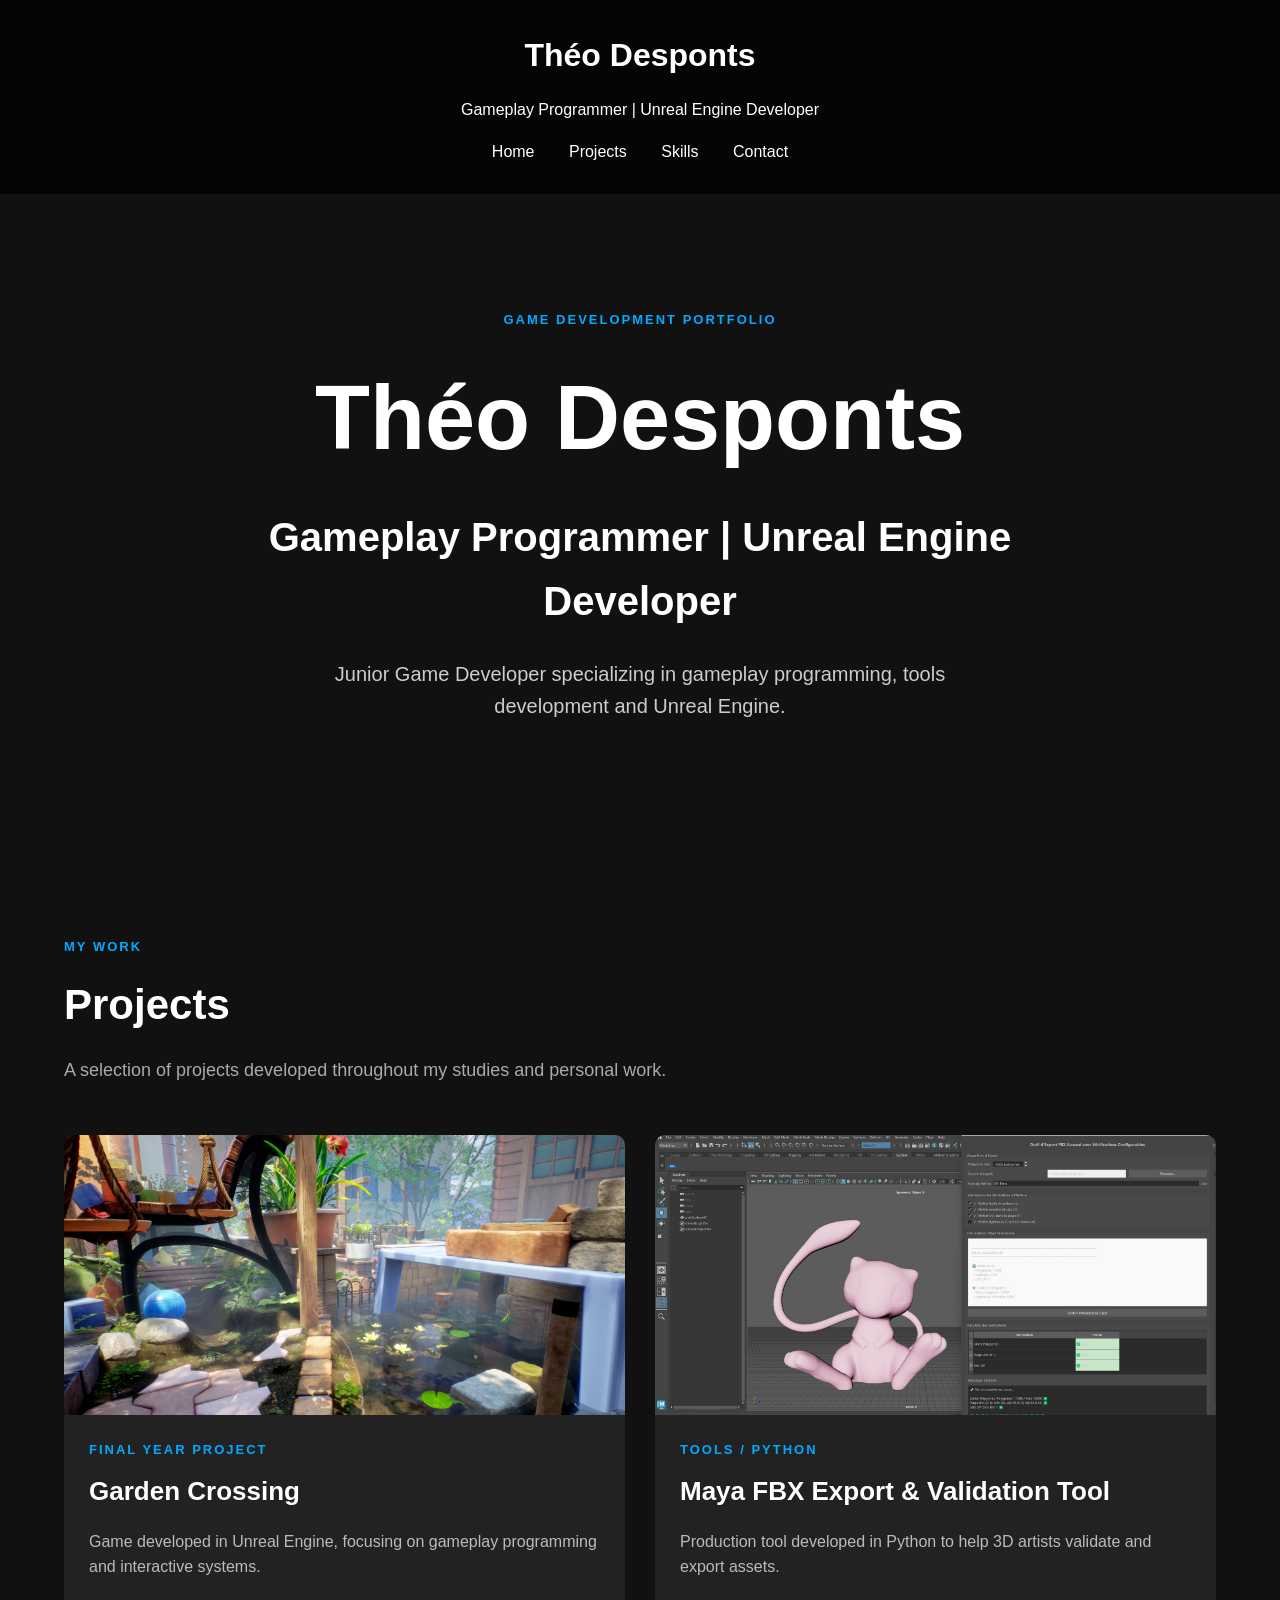
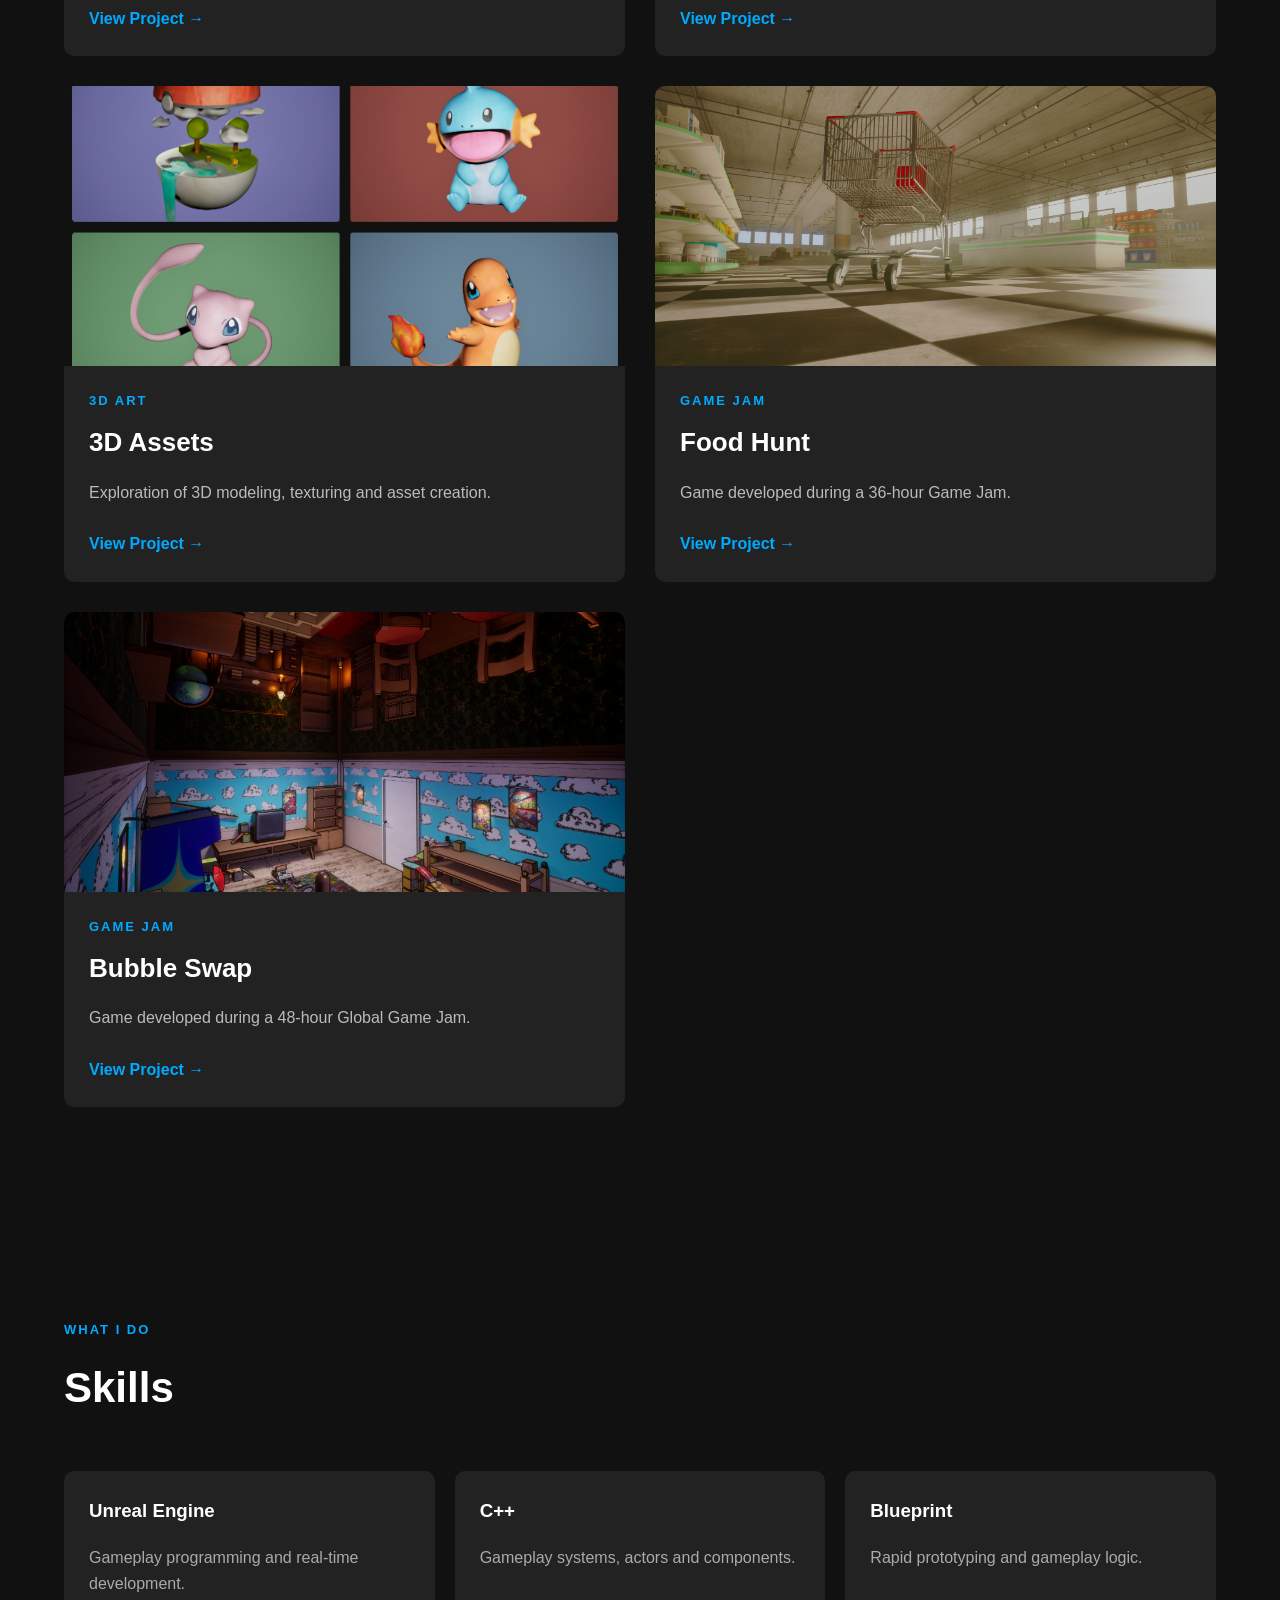
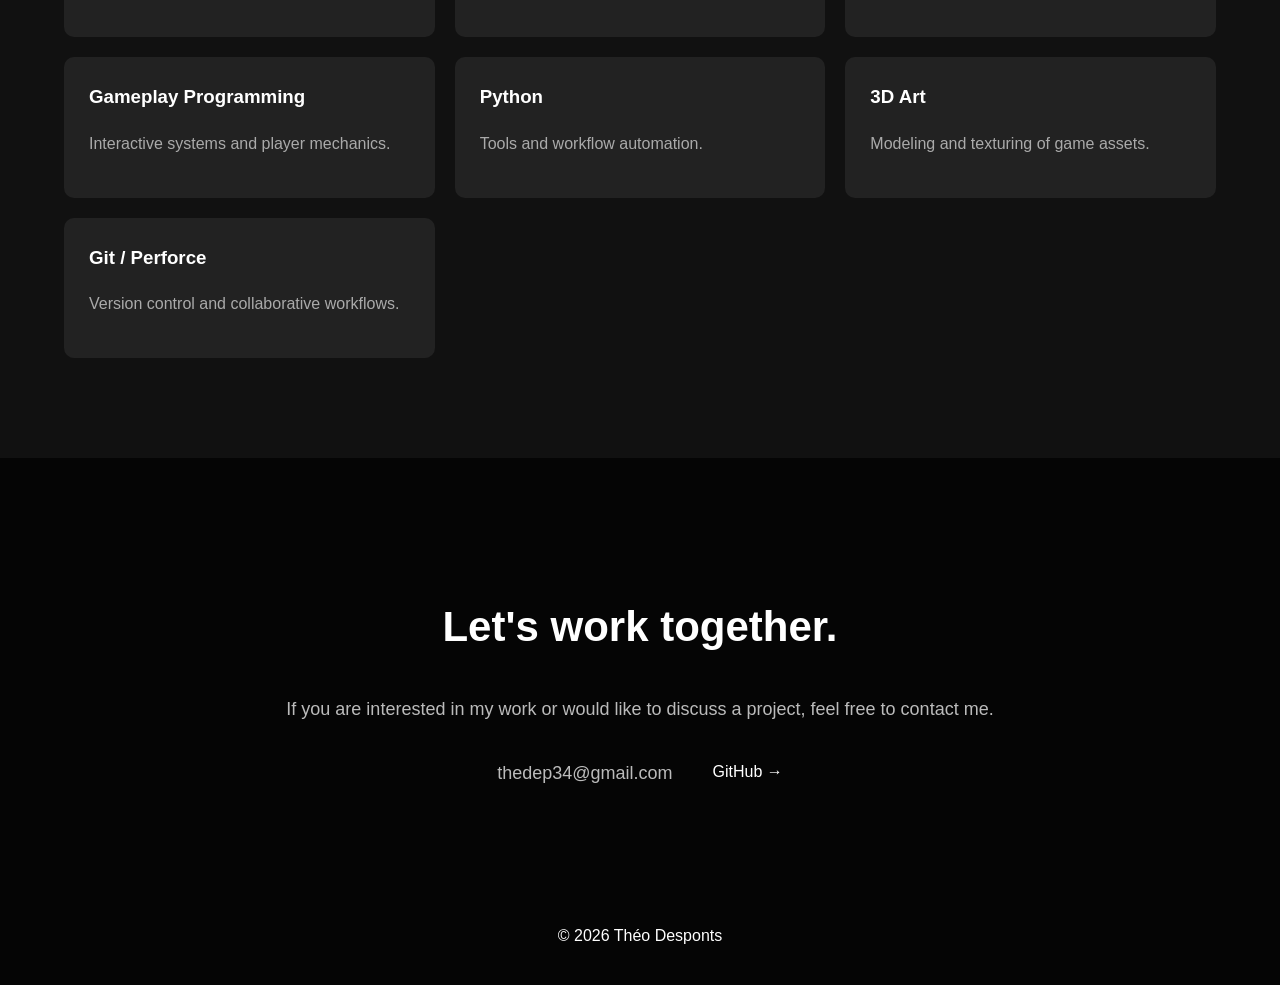
<file: index.html>
<!DOCTYPE html>
<html lang="en">

<head>
    <meta charset="UTF-8">
    <meta name="viewport" content="width=device-width, initial-scale=1.0">
    <title>Théo Desponts - Game Developer</title>
    <link rel="stylesheet" href="style.css">
</head>

<body>

<header>
    <h1>Théo Desponts</h1>
    <p>Gameplay Programmer | Unreal Engine Developer</p>

    <nav>
        <a href="index.html">Home</a>
        <a href="#projects">Projects</a>
        <a href="#skills">Skills</a>
        <a href="#contact">Contact</a>
    </nav>
</header>

<main>

    <section class="home-hero">
        <div class="home-hero-content">
            <p class="home-label">Game Development Portfolio</p>
            <h1>Théo Desponts</h1>
            <h2>Gameplay Programmer | Unreal Engine Developer</h2>
            <p class="home-description">
                Junior Game Developer specializing in gameplay programming,
                tools development and Unreal Engine.
            </p>
        </div>
    </section>

    <section id="projects" class="home-section">

        <div class="home-section-title">
            <p class="home-label">My Work</p>
            <h2>Projects</h2>
            <p>
                A selection of projects developed throughout my studies
                and personal work.
            </p>
        </div>

        <div class="home-cards">

            <a href="projets/garden-crossing.html">
                <div class="card home-card">
                    <img src="images/garden.jpg" alt="Garden Crossing">
                    <div class="home-card-content">
                        <p class="home-card-category">Final Year Project</p>
                        <h3>Garden Crossing</h3>
                        <p>
                            Game developed in Unreal Engine, focusing on
                            gameplay programming and interactive systems.
                        </p>
                        <span class="home-card-link">View Project →</span>
                    </div>
                </div>
            </a>

            <a href="projets/tool-maya.html">
                <div class="card home-card">
                    <img src="images/maya2.jpg" alt="Maya FBX Export Validation Tool">
                    <div class="home-card-content">
                        <p class="home-card-category">Tools / Python</p>
                        <h3>Maya FBX Export &amp; Validation Tool</h3>
                        <p>
                            Production tool developed in Python to help
                            3D artists validate and export assets.
                        </p>
                        <span class="home-card-link">View Project →</span>
                    </div>
                </div>
            </a>

            <a href="projets/assets-3d.html">
                <div class="card home-card">
                    <img src="images/3dasset.jpg" alt="3D Assets">
                    <div class="home-card-content">
                        <p class="home-card-category">3D Art</p>
                        <h3>3D Assets</h3>
                        <p>
                            Exploration of 3D modeling, texturing and
                            asset creation.
                        </p>
                        <span class="home-card-link">View Project →</span>
                    </div>
                </div>
            </a>

            <a href="projets/fond-hunt.html">
                <div class="card home-card">
                    <img src="images/fondhunt.jpg" alt="Food Hunt">
                    <div class="home-card-content">
                        <p class="home-card-category">Game Jam</p>
                        <h3>Food Hunt</h3>
                        <p>
                            Game developed during a 36-hour Game Jam.
                        </p>
                        <span class="home-card-link">View Project →</span>
                    </div>
                </div>
            </a>

            <a href="projets/bubble-swap.html">
                <div class="card home-card">
                    <img src="images/bubbleswap.jpg" alt="Bubble Swap">
                    <div class="home-card-content">
                        <p class="home-card-category">Game Jam</p>
                        <h3>Bubble Swap</h3>
                        <p>
                            Game developed during a 48-hour Global Game Jam.
                        </p>
                        <span class="home-card-link">View Project →</span>
                    </div>
                </div>
            </a>

        </div>
    </section>

    <section id="skills" class="home-section">

        <div class="home-section-title">
            <p class="home-label">What I Do</p>
            <h2>Skills</h2>
        </div>

        <div class="skills-grid">

            <div class="skill-item">
                <h3>Unreal Engine</h3>
                <p>Gameplay programming and real-time development.</p>
            </div>

            <div class="skill-item">
                <h3>C++</h3>
                <p>Gameplay systems, actors and components.</p>
            </div>

            <div class="skill-item">
                <h3>Blueprint</h3>
                <p>Rapid prototyping and gameplay logic.</p>
            </div>

            <div class="skill-item">
                <h3>Gameplay Programming</h3>
                <p>Interactive systems and player mechanics.</p>
            </div>

            <div class="skill-item">
                <h3>Python</h3>
                <p>Tools and workflow automation.</p>
            </div>

            <div class="skill-item">
                <h3>3D Art</h3>
                <p>Modeling and texturing of game assets.</p>
            </div>

            <div class="skill-item">
                <h3>Git / Perforce</h3>
                <p>Version control and collaborative workflows.</p>
            </div>

        </div>
    </section>

    <section id="contact" class="home-contact">
        <div class="home-contact-content">
            <h2>Let's work together.</h2>
            <p>
                If you are interested in my work or would like to discuss
                a project, feel free to contact me.
            </p>

            <div class="contact-links">
                <p>thedep34@gmail.com</p>
                <a href="https://github.com/RxTeK" target="_blank">GitHub →</a>
            </div>
        </div>
    </section>

</main>

<footer>
    <p>© 2026 Théo Desponts</p>
</footer>

</body>
</html>
</file>
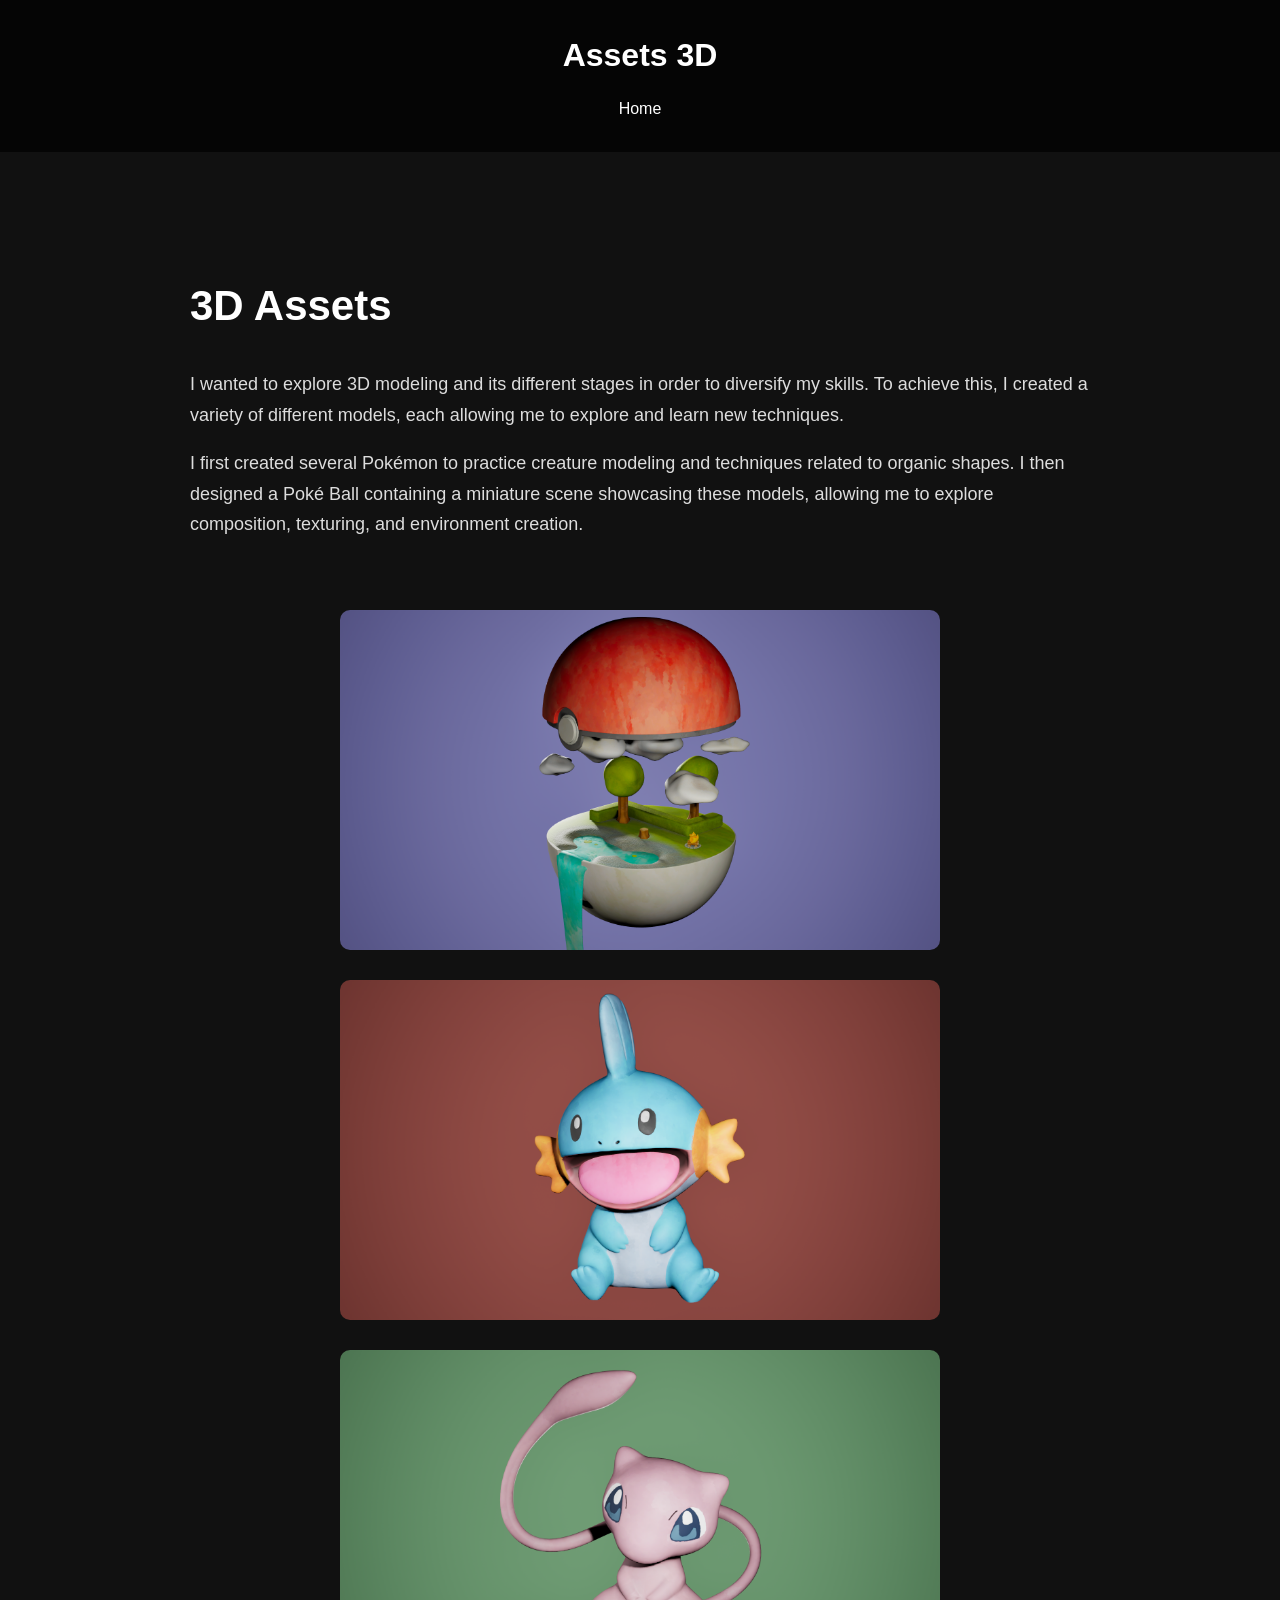
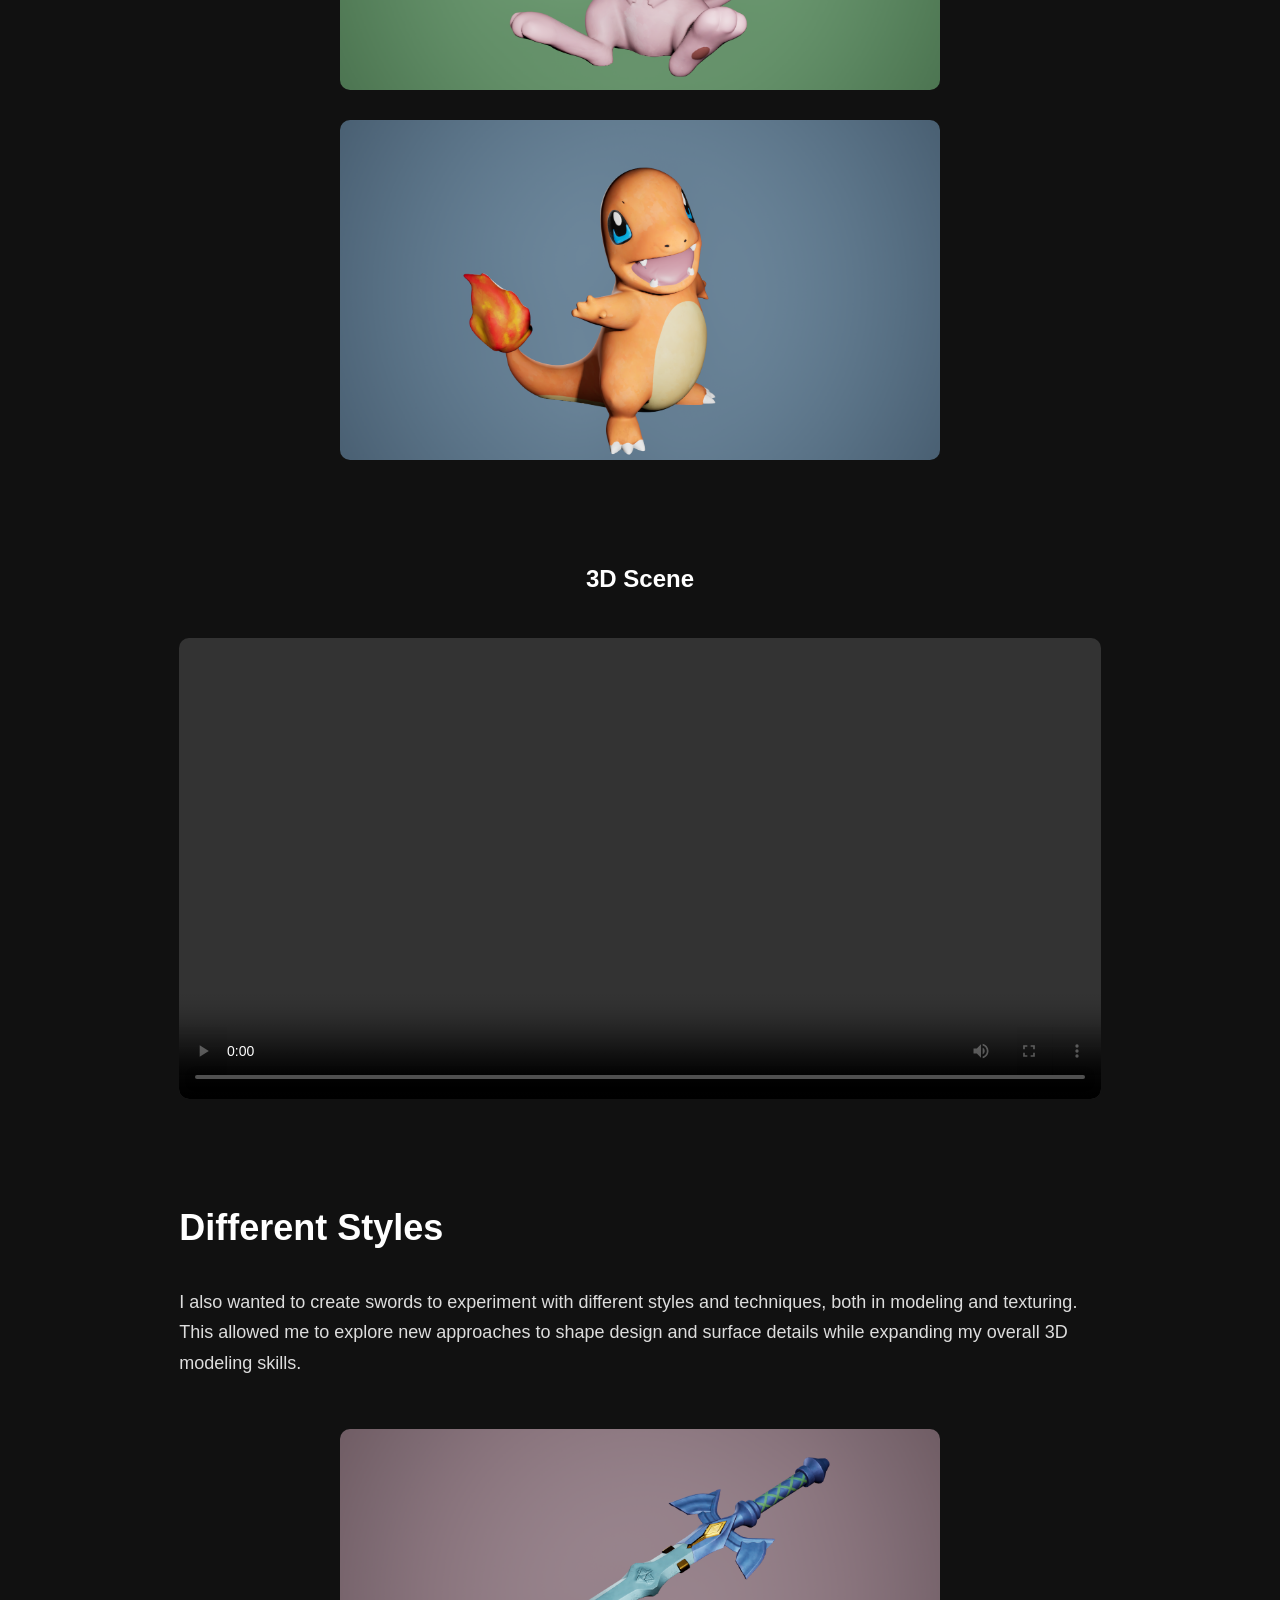
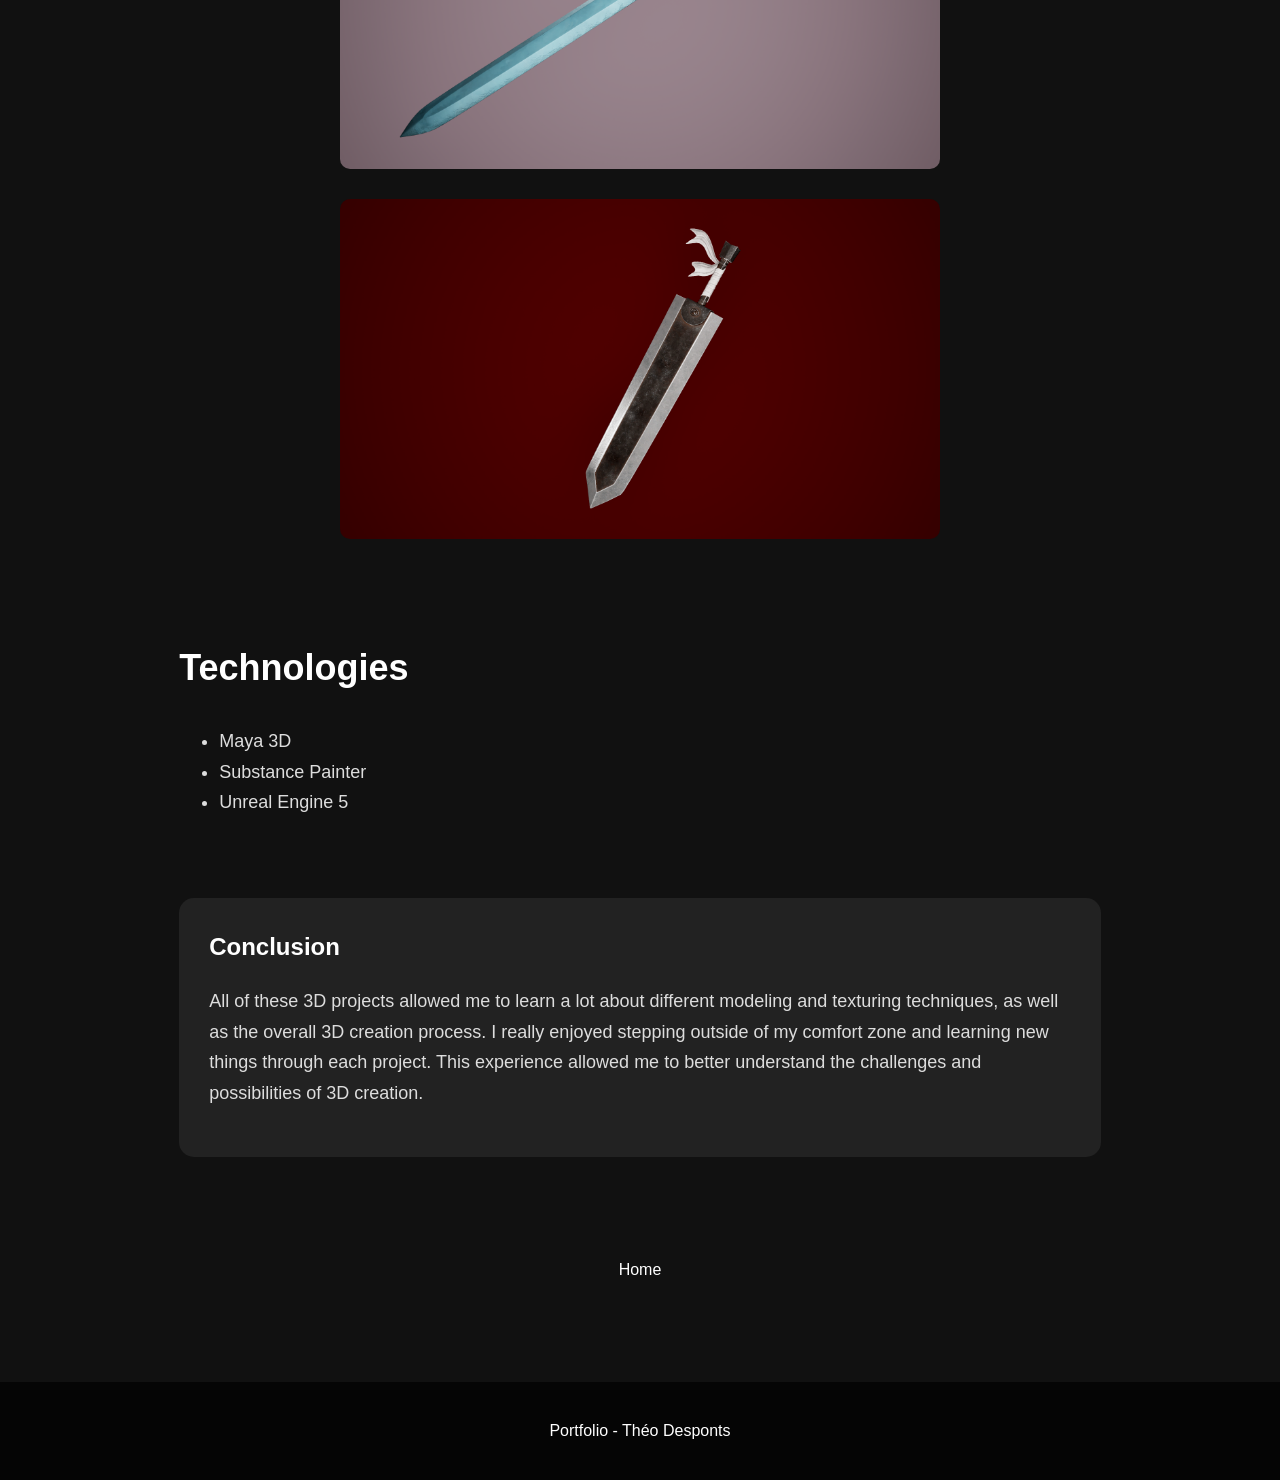
<file: projets/assets-3d.html>
<!DOCTYPE html>
<html lang="en">

<head>
    <meta charset="UTF-8">
    <meta name="viewport" content="width=device-width, initial-scale=1.0">
    <title>Assets 3D - Théo Desponts</title>
    <link rel="stylesheet" href="../style.css">
</head>

<body>

<header>
    <h1>Assets 3D</h1>
    <nav>
        <a href="../index.html">Home</a>
    </nav>
</header>

<main class="project">

    <section class="asset-intro">
        <h2>3D Assets</h2>

        <p>
            I wanted to explore 3D modeling and its different stages
            in order to diversify my skills. To achieve this, I created
            a variety of different models, each allowing me to explore
            and learn new techniques.
        </p>

        <p>
            I first created several Pokémon to practice creature modeling
            and techniques related to organic shapes. I then designed a
            Poké Ball containing a miniature scene showcasing these models,
            allowing me to explore composition, texturing, and environment
            creation.
        </p>
    </section>

    <section class="screenshots">
        <img src="../images/poke.jpg" alt="Pokémon 3D model">
        <img src="../images/gobu.jpg" alt="Pokémon 3D model">
        <img src="../images/mew.jpg" alt="Pokémon 3D model">
        <img src="../images/salameche.jpg" alt="Pokémon 3D model">
    </section>

    <section class="trailer">
        <h2>3D Scene</h2>
        <video controls>
            <source src="../videos/assets3d.mp4" type="video/mp4">
            Your browser does not support the video.
        </video>
    </section>

    <section class="role">

        <h2>Different Styles</h2>

        <p>
            I also wanted to create swords to experiment with different
            styles and techniques, both in modeling and texturing.
            This allowed me to explore new approaches to shape design
            and surface details while expanding my overall 3D modeling skills.
        </p>

        <section class="screenshots">
            <img src="../images/link.jpg" alt="Sword 3D model">
            <img src="../images/slayer.jpg" alt="Sword 3D model">
        </section>

    </section>

    <section class="technologies">
        <h2>Technologies</h2>
        <ul>
            <li>Maya 3D</li>
            <li>Substance Painter</li>
            <li>Unreal Engine 5</li>
        </ul>
    </section>

    <section class="conclusion">
        <h2>Conclusion</h2>
        <p>
            All of these 3D projects allowed me to learn a lot about different
            modeling and texturing techniques, as well as the overall 3D
            creation process. I really enjoyed stepping outside of my comfort
            zone and learning new things through each project. This experience
            allowed me to better understand the challenges and possibilities
            of 3D creation.
        </p>
    </section>

    <div class="end">
        <a href="../index.html">Home</a>
    </div>

</main>

<footer>
    <p>Portfolio - Théo Desponts</p>
</footer>

</body>
</html>
</file>
<file: style.css>
/* =================================
   BASE
================================= */

* {
    box-sizing: border-box;
}

html {
    scroll-behavior: smooth;
}

body {
    margin: 0;
    font-family: Arial, sans-serif;
    background: #111;
    color: white;
    line-height: 1.6;
}

a {
    color: white;
    text-decoration: none;
}

a:hover {
    color: #00aaff;
}

header {
    background: #050505;
    padding: 30px;
    text-align: center;
}

header h1 {
    margin: 0 0 15px;
}

nav a {
    margin: 15px;
    color: white;
    text-decoration: none;
}

nav a:hover {
    color: #00aaff;
}

footer {
    text-align: center;
    padding: 20px;
    background: #050505;
}

.end {
    padding: 50px;
    text-align: center;
}


/* =================================
   GENERAL SECTIONS
================================= */

section {
    padding: 50px;
}

.project {
    width: 80%;
    max-width: 1400px;
    margin: auto;
    padding: 50px 0;
}


/* =================================
   PROJECT TEXT
================================= */

.pitch,
.asset-intro {
    width: 90%;
    max-width: 900px;
    margin: 70px auto;
    padding: 0;
}

.pitch h2,
.asset-intro h2 {
    font-size: 42px;
    margin: 0 0 30px;
}

.pitch h3,
.asset-intro h3 {
    font-size: 28px;
    margin: 50px 0 20px;
}

.pitch p,
.asset-intro p,
.role p,
.technologies li,
.bubble-technologies li {
    color: #ddd;
    font-size: 18px;
    line-height: 1.7;
}

.role,
.technologies,
.bubble-role,
.bubble-technologies {
    width: 90%;
    max-width: 1000px;
    margin: 70px auto;
    padding: 0;
}

.role h2,
.technologies h2,
.bubble-role h2,
.bubble-technologies h2 {
    font-size: 36px;
    margin-bottom: 30px;
}

ul {
    line-height: 2;
}


/* =================================
   PROJECT IMAGES
================================= */

.pitch img {
    display: block;
    width: 960px;
    max-width: 100%;
    height: 540px;
    margin: auto;
    object-fit: cover;
    border-radius: 10px;
}

.screenshots {
    display: flex;
    justify-content: center;
    gap: 30px;
    flex-wrap: wrap;
    margin: 50px 0 100px;
    padding: 0;
}

.screenshots img {
    width: 600px;
    height: 340px;
    max-width: 100%;
    object-fit: cover;
    border-radius: 10px;
}


/* =================================
   PROJECT VIDEOS
================================= */

.trailer {
    text-align: center;
    margin: 70px 0 100px;
    padding: 0;
}

.trailer h2 {
    margin-bottom: 40px;
}

.trailer video {
    display: block;
    width: 1000px;
    max-width: 90%;
    margin: auto;
    border-radius: 10px;
}

.feature-videos {
    display: flex;
    justify-content: center;
    gap: 30px;
    flex-wrap: wrap;
    margin: 40px 0;
}

.small-video {
    width: 600px;
    max-width: 100%;
    border-radius: 10px;
}


/* Kept for older pages / compatibility */

.feature-images {
    display: flex;
    justify-content: center;
    gap: 30px;
    flex-wrap: wrap;
    margin: 50px 0 100px;
}

.feature-images img {
    width: 600px;
    height: 340px;
    max-width: 100%;
    object-fit: cover;
    border-radius: 10px;
}

.poke-images {
    display: flex;
    justify-content: center;
    gap: 30px;
    flex-wrap: wrap;
    margin: 50px 0 100px;
}

.poke-images img {
    width: 600px;
    height: 340px;
    max-width: 100%;
    object-fit: cover;
    border-radius: 10px;
}

.poke-videos {
    display: flex;
    justify-content: center;
    gap: 30px;
    flex-wrap: wrap;
    margin: 40px 0;
}


/* =================================
   CONCLUSION
================================= */

.conclusion {
    background: #222;
    padding: 30px;
    border-radius: 15px;
    margin: 80px auto 50px;
    width: 90%;
    max-width: 1200px;
}

.conclusion h2 {
    margin-top: 0;
}

.conclusion p {
    color: #ddd;
    font-size: 18px;
    line-height: 1.7;
}


/* =================================
   HOME PAGE
================================= */

.home-hero {
    min-height: 70vh;
    display: flex;
    align-items: center;
    justify-content: center;
    padding: 100px 20px;
    text-align: center;
}

.home-hero-content {
    max-width: 900px;
}

.home-label,
.home-card-category {
    color: #00aaff;
    font-size: 13px;
    font-weight: bold;
    letter-spacing: 2px;
    text-transform: uppercase;
}

.home-hero h1 {
    font-size: clamp(48px, 8vw, 90px);
    margin: 15px 0;
}

.home-hero h2 {
    font-size: clamp(24px, 4vw, 40px);
    margin: 0 0 25px;
}

.home-description {
    color: #ccc;
    font-size: 20px;
    max-width: 700px;
    margin: auto;
}

.home-section {
    width: 90%;
    max-width: 1300px;
    margin: auto;
    padding: 100px 0;
}

.home-section-title {
    margin-bottom: 50px;
}

.home-section-title h2 {
    font-size: 42px;
    margin: 10px 0;
}

.home-section-title > p:last-child {
    color: #aaa;
    font-size: 18px;
}

.home-cards {
    display: grid;
    grid-template-columns: repeat(2, minmax(0, 1fr));
    gap: 30px;
}

.home-card {
    width: auto;
    padding: 0;
    overflow: hidden;
    background: #222;
    border-radius: 10px;
    transition: transform 0.3s ease, background 0.3s ease;
}

.home-card:hover {
    transform: translateY(-6px);
    background: #292929;
}

.home-card img {
    display: block;
    width: 100%;
    height: 280px;
    object-fit: cover;
}

.home-card-content {
    padding: 25px;
}

.home-card-category {
    margin: 0 0 10px;
}

.home-card h3 {
    font-size: 26px;
    margin: 0 0 12px;
}

.home-card-content > p:not(.home-card-category) {
    color: #bbb;
}

.home-card-link {
    display: inline-block;
    margin-top: 10px;
    color: #00aaff;
    font-weight: bold;
}

.skills-grid {
    display: grid;
    grid-template-columns: repeat(3, minmax(0, 1fr));
    gap: 20px;
}

.skill-item {
    background: #222;
    padding: 25px;
    border-radius: 10px;
}

.skill-item h3 {
    margin-top: 0;
}

.skill-item p {
    color: #aaa;
}

.home-contact {
    background: #050505;
    padding: 100px 20px;
    text-align: center;
}

.home-contact-content {
    max-width: 800px;
    margin: auto;
}

.home-contact h2 {
    font-size: 42px;
}

.home-contact p {
    color: #bbb;
    font-size: 18px;
}

.contact-links {
    display: flex;
    justify-content: center;
    gap: 40px;
    flex-wrap: wrap;
    margin-top: 35px;
}

.contact-links a,
.contact-links p {
    margin: 0;
}


/* =================================
   BUBBLE SWAP
================================= */

.bubble-role {
    max-width: 1000px;
}

.bubble-feature {
    margin-bottom: 100px;
}

.bubble-feature h3 {
    font-size: 28px;
    margin-bottom: 20px;
}

.bubble-feature p {
    color: #ddd;
    font-size: 18px;
    line-height: 1.7;
    margin-bottom: 35px;
}


/* =================================
   RESPONSIVE
================================= */

@media (max-width: 900px) {
    .project {
        width: 90%;
    }

    .home-cards,
    .skills-grid {
        grid-template-columns: 1fr;
    }

    .pitch h2,
    .asset-intro h2,
    .home-section-title h2,
    .home-contact h2 {
        font-size: 34px;
    }

    .pitch img {
        height: auto;
        aspect-ratio: 16 / 9;
    }
}

@media (max-width: 600px) {
    header {
        padding: 25px 15px;
    }

    nav a {
        margin: 8px;
    }

    section {
        padding: 30px 15px;
    }

    .project {
        width: 100%;
        padding: 30px 0;
    }

    .screenshots,
    .feature-images {
        width: 95%;
        margin: 40px auto 70px;
    }

    .screenshots img,
    .feature-images img,
    .poke-images img {
        width: 100%;
        height: auto;
        aspect-ratio: 16 / 9;
    }

    .trailer {
        margin: 50px 0 70px;
    }

    .trailer video {
        width: 95%;
        max-width: 95%;
    }

    .pitch,
    .asset-intro,
    .role,
    .technologies,
    .bubble-role,
    .bubble-technologies {
        width: 90%;
    }

    .pitch p,
    .asset-intro p,
    .role p,
    .conclusion p,
    .bubble-feature p {
        font-size: 16px;
    }

    .home-hero {
        min-height: 60vh;
        padding: 80px 20px;
    }

    .home-section {
        width: 90%;
        padding: 70px 0;
    }

    .home-card img {
        height: 220px;
    }

    .contact-links {
        gap: 20px;
    }
}
</file>
